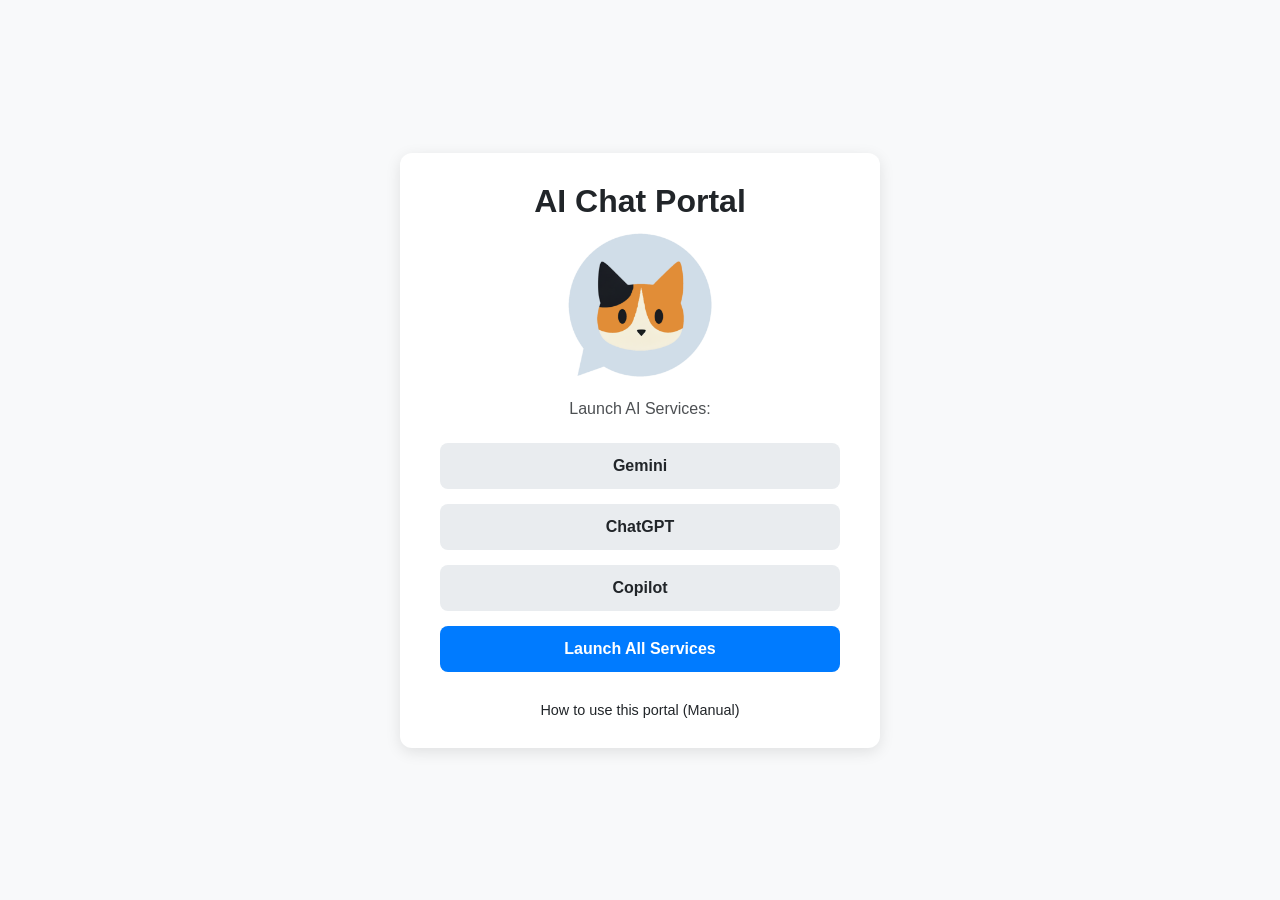
<file: AI_Chat/index.html>
<!DOCTYPE html>
<html lang="en">
<head>
  <meta charset="UTF-8">
  <meta name="viewport" content="width=device-width, initial-scale=1.0">
  <title>AI Chat Portal</title>
  <link rel="manifest" href="manifest.json">
  <link rel="stylesheet" href="home.css">
  <link rel="icon" type="image/ico" href="mike_512.ico">
</head>
<body>

  <div class="container">
    <h1>AI Chat Portal</h1>
    <img src="mike_512.ico" width="150px" title="Meow!" alt="Meow!">
    <p>Launch AI Services:</p>
    
    <div class="button-grid">
      <button onclick="window.open('bridge_gemini.html', '_blank')">Gemini</button>
      <button onclick="window.open('bridge_chatgpt.html', '_blank')">ChatGPT</button>
      <button onclick="window.open('bridge_copilot.html', '_blank')">Copilot</button>
      <button id="launchAll">Launch All Services</button>
    </div>

    <a href="manual.html" class="manual-link" target="_blank">How to use this portal (Manual)</a>

  </div>

  <script>
    document.getElementById('launchAll').addEventListener('click', () => {
      const bridges = [
        'bridge_gemini.html',
        'bridge_chatgpt.html',
        'bridge_copilot.html'
      ];
      bridges.forEach(url => window.open(url, '_blank'));
    });
  </script>

</body>
</html>
</file>
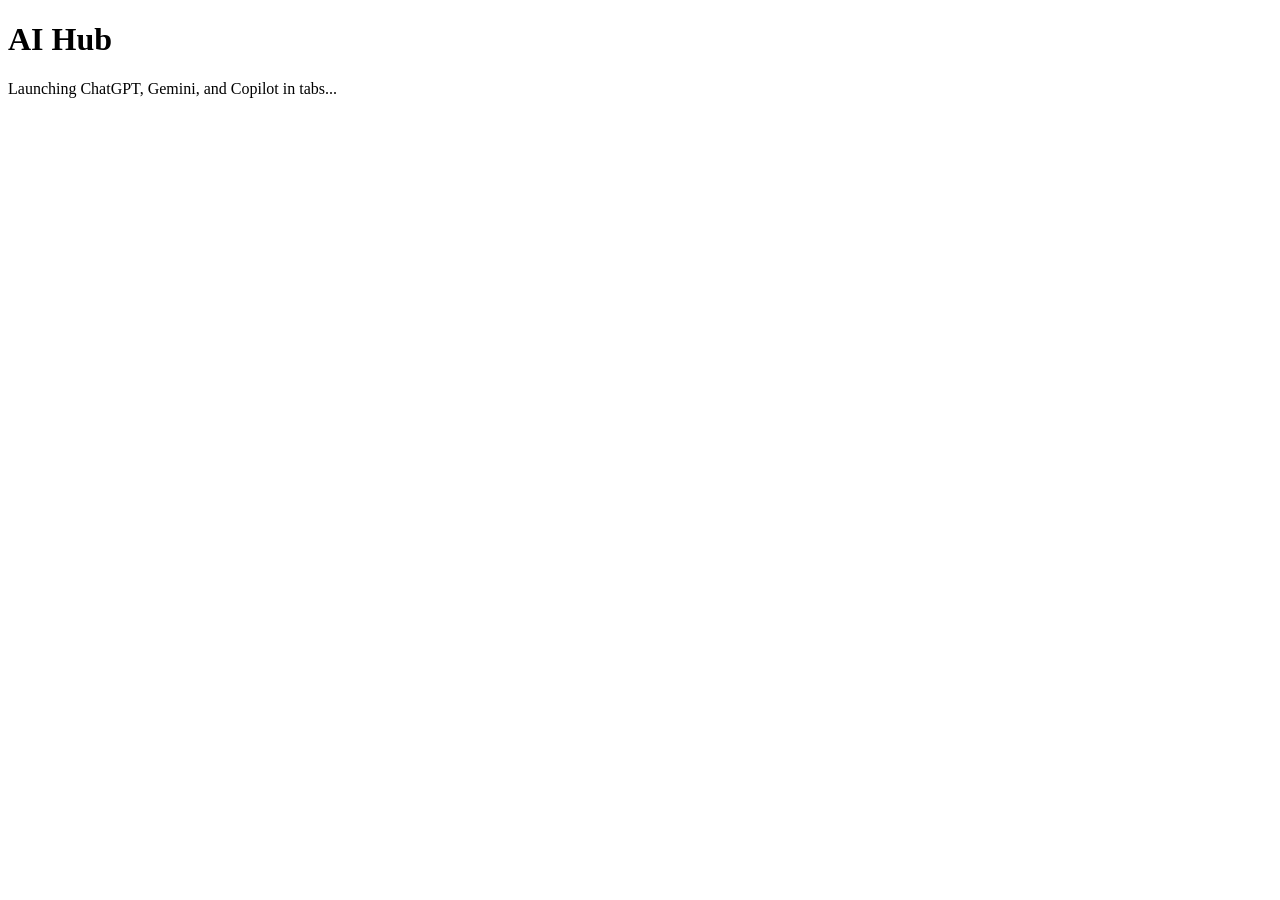
<file: AI_Chat.html>
<!DOCTYPE html>
<html lang="en">
<head>
  <meta charset="UTF-8">
  <title>AI Hub</title>
  <link rel="manifest" href="manifest.json">
  <script>
    // 起動時に各サービスをタブで開く
    window.addEventListener('DOMContentLoaded', () => {
      const urls = [
        "https://chatgpt.com/",
        "https://gemini.google.com/",
        "https://m365.cloud.microsoft/chat/"
      ];
      urls.forEach(url => window.open(url, "_blank"));
    });
  </script>
</head>
<body>
  <h1>AI Hub</h1>
  <p>Launching ChatGPT, Gemini, and Copilot in tabs...</p>
</body>
</html>
</file>
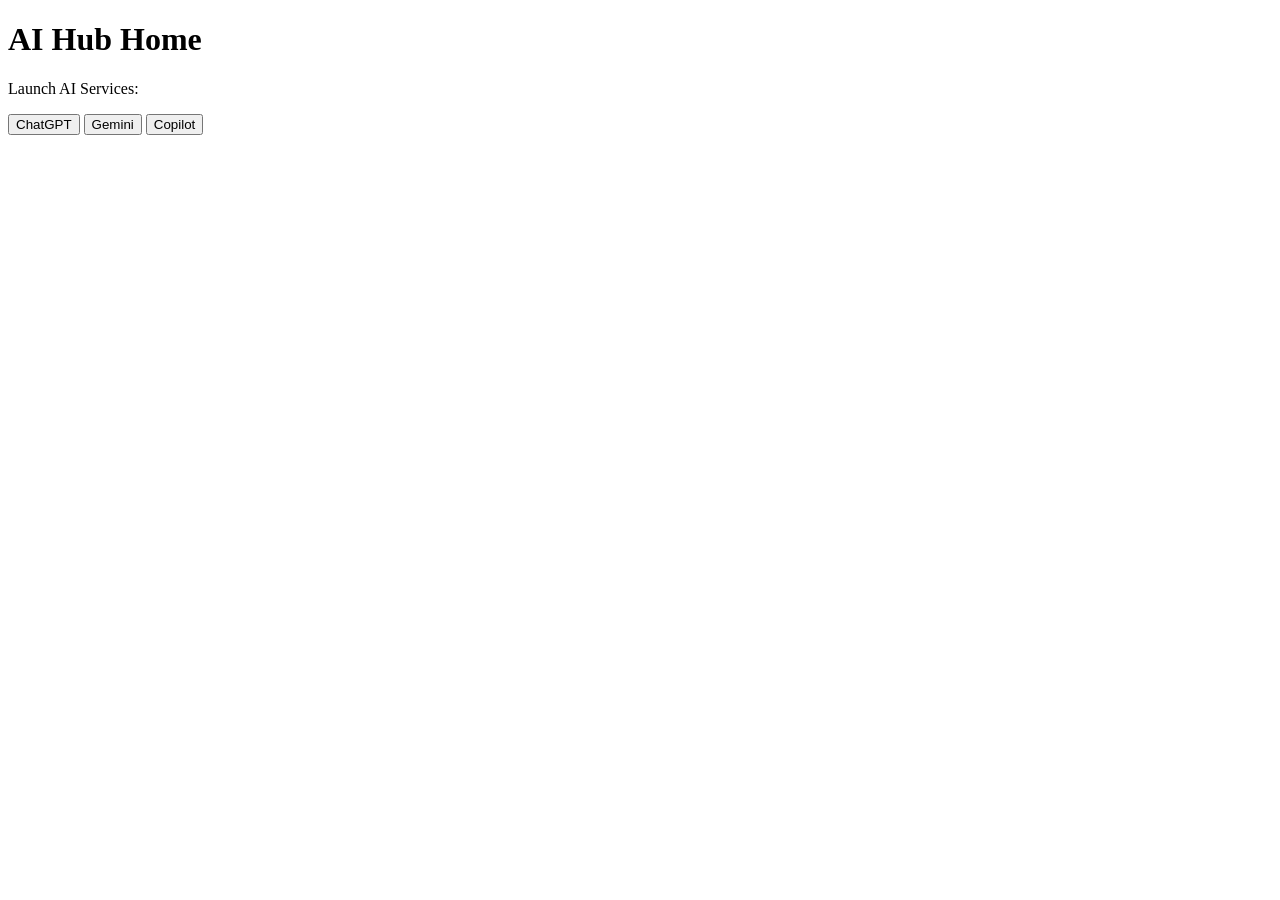
<file: AI_Chat/ai-chat-hub.html>
<!DOCTYPE html>
<html lang="en">
<head>
  <meta charset="UTF-8">
  <title>AI Hub</title>
  <link rel="manifest" href="manifest.json">
</head>
<body>
  <h1>AI Hub Home</h1>
  <p>Launch AI Services:</p>
  <button onclick="window.open('bridge_chatgpt.html', '_blank')">ChatGPT</button>
  <button onclick="window.open('bridge_gemini.html', '_blank')">Gemini</button>
  <button onclick="window.open('bridge_copilot.html', '_blank')">Copilot</button>
</body>
</html>
</file>
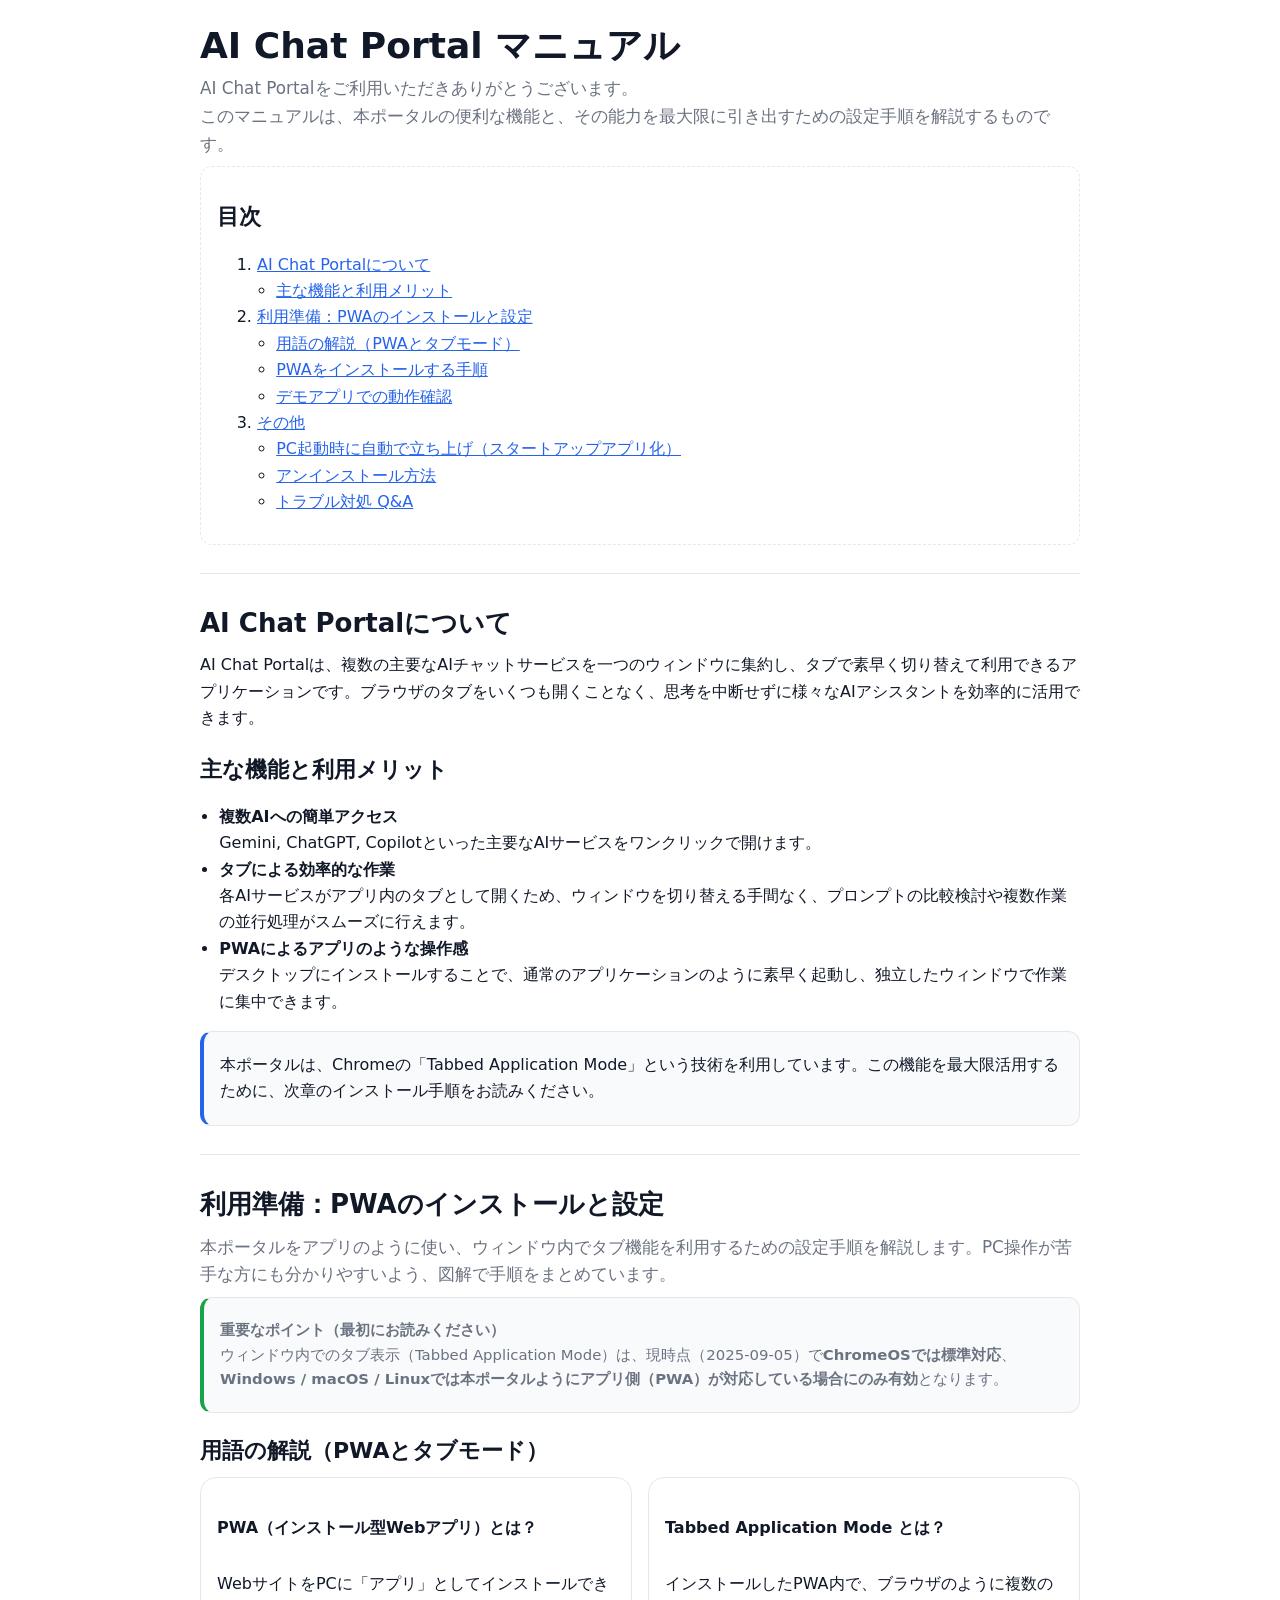
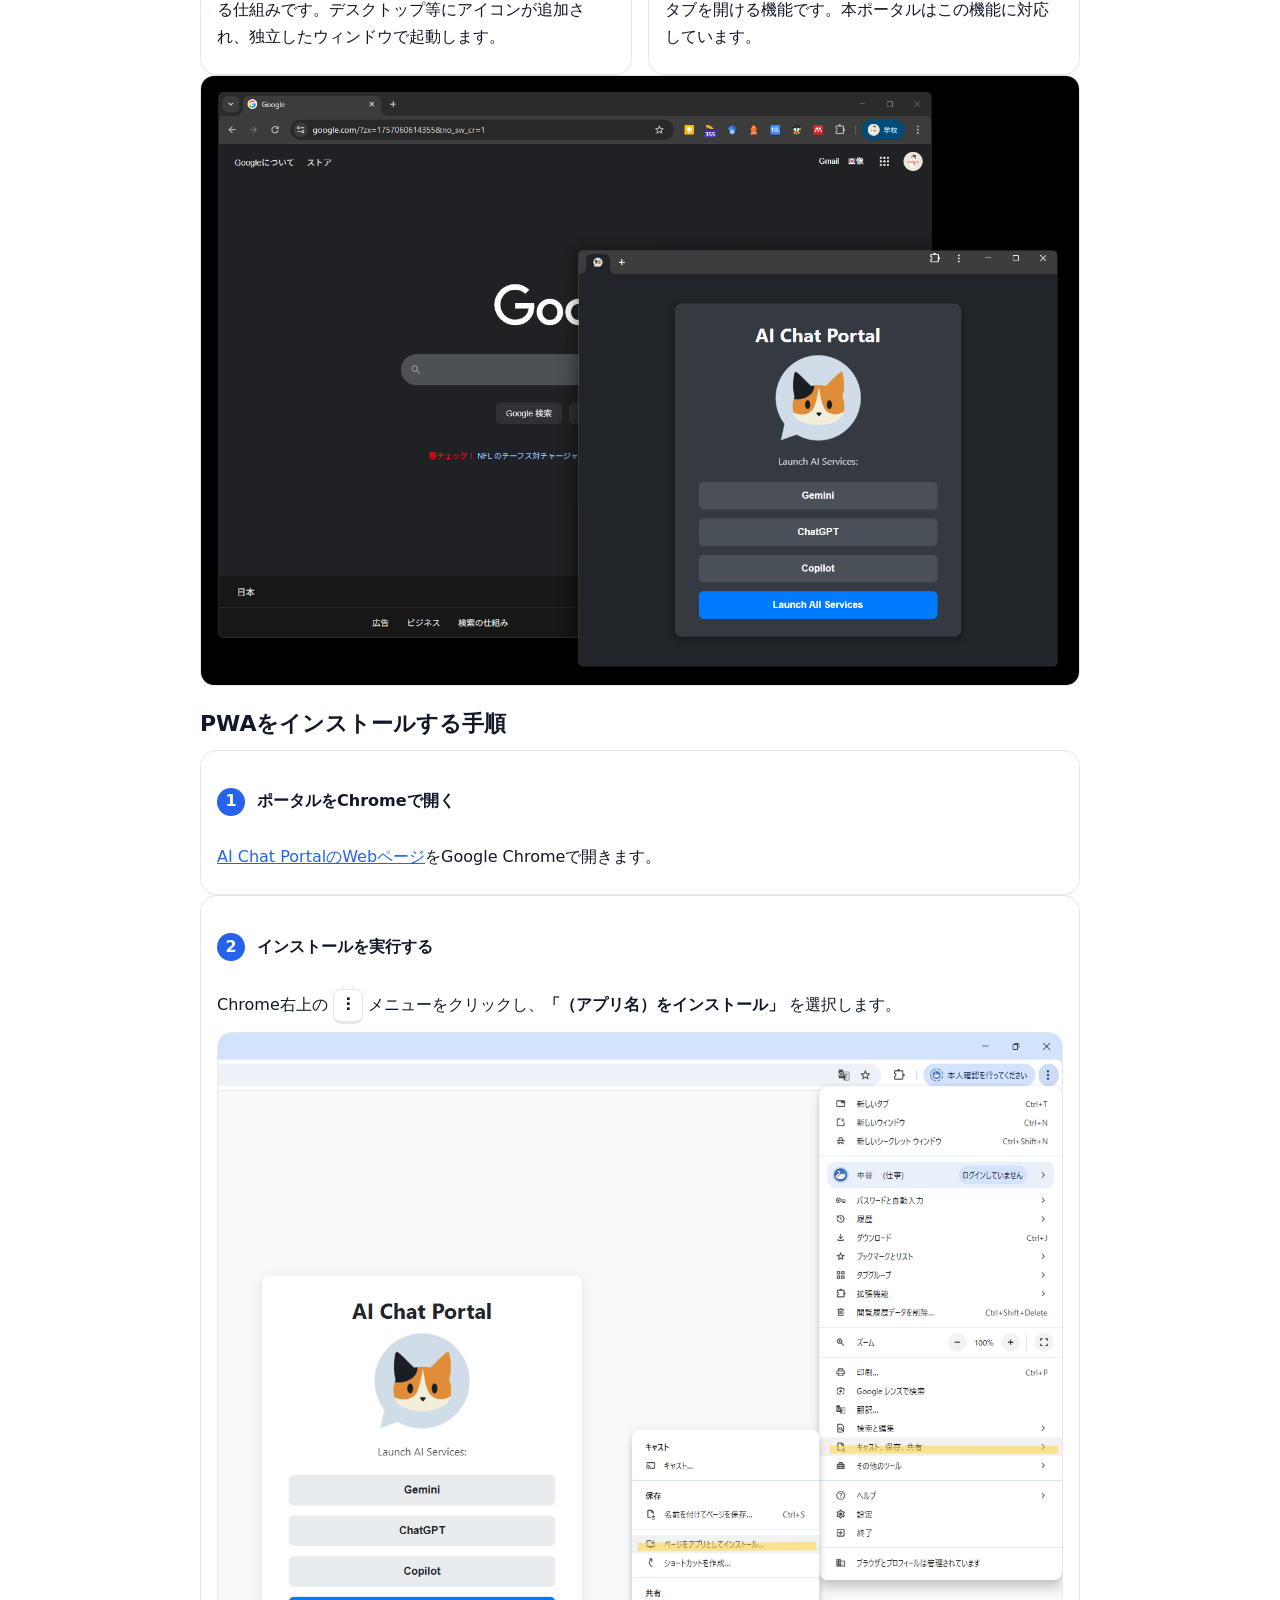
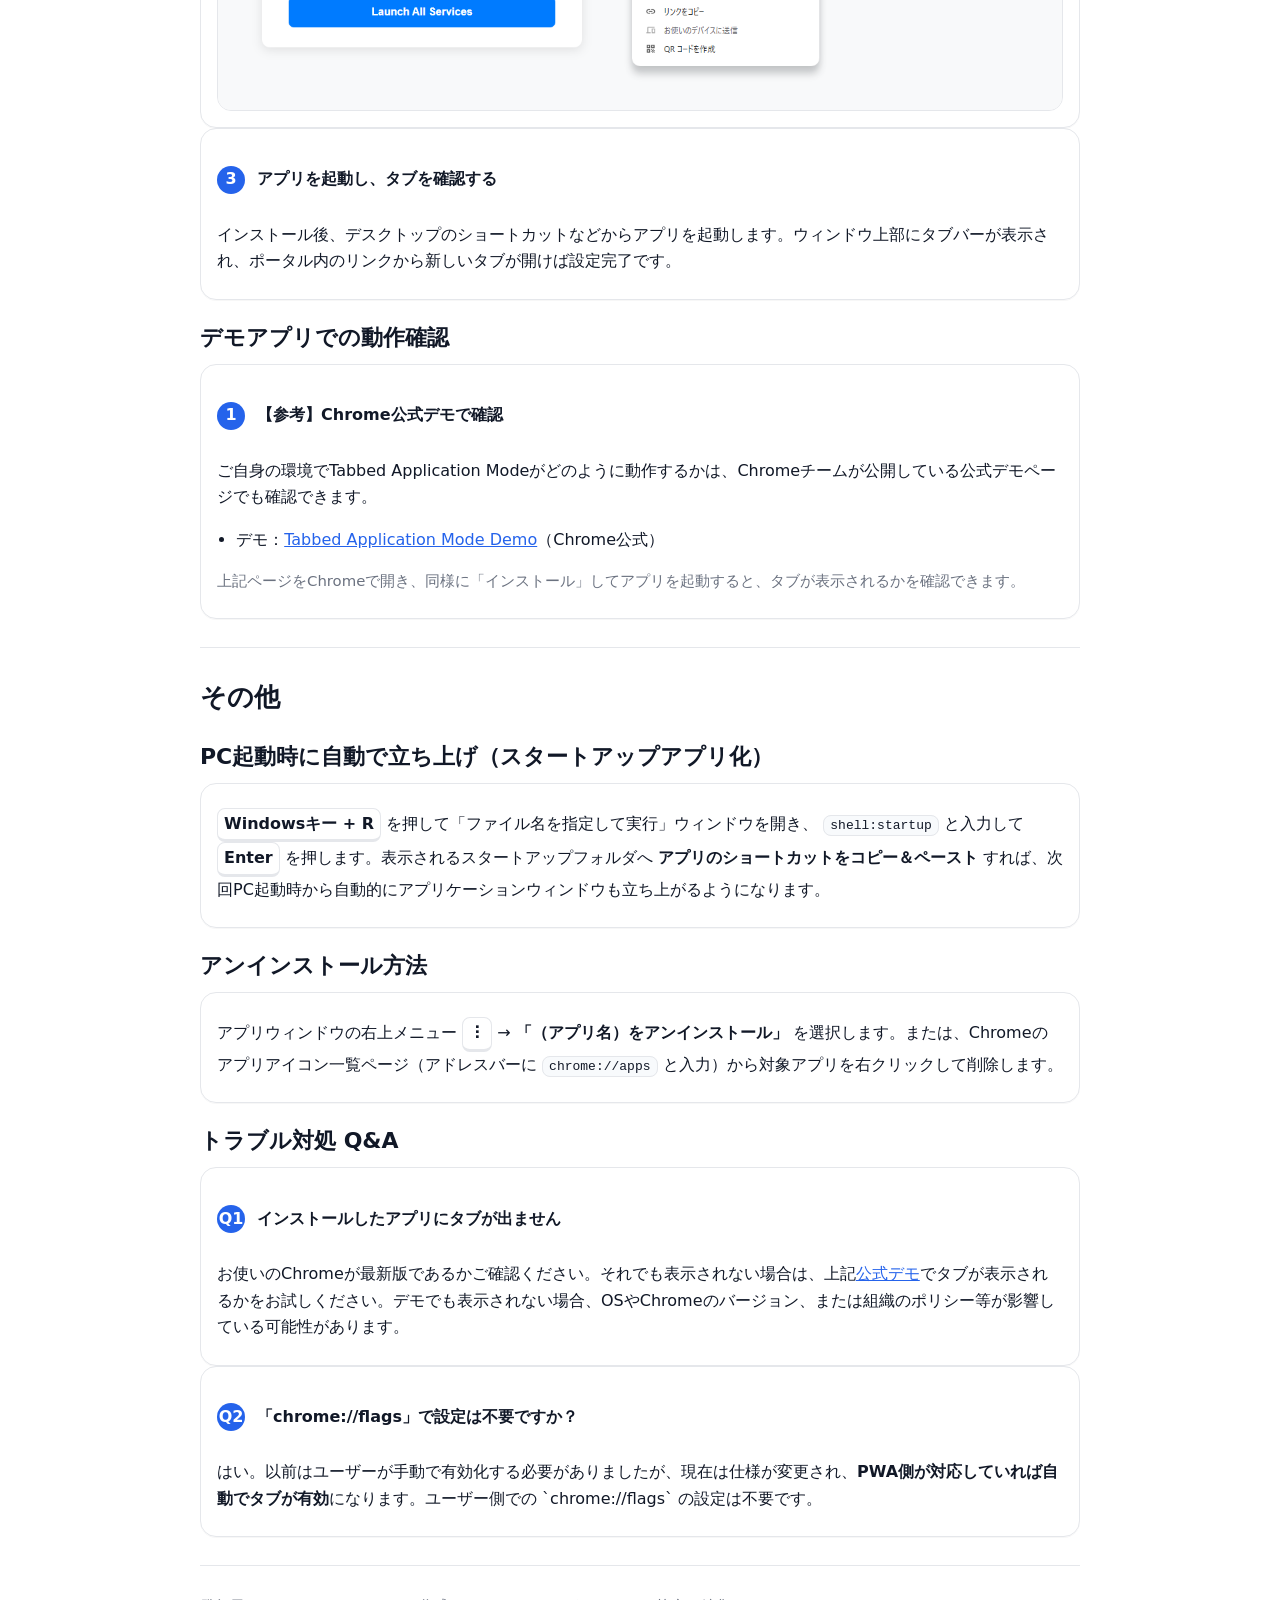
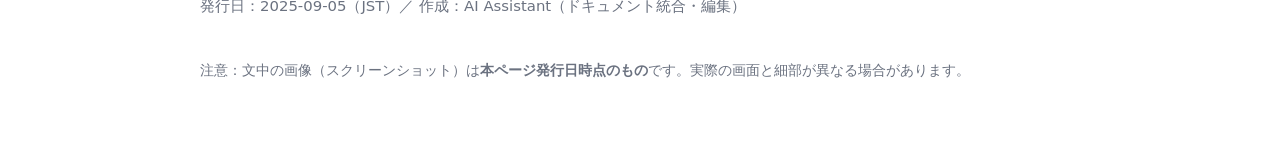
<file: AI_Chat/manual.html>
<!DOCTYPE html>
<html lang="ja">
<head>
  <meta charset="utf-8" />
  <meta name="viewport" content="width=device-width, initial-scale=1" />
  <title>AI Chat Portal マニュアル</title>
  <style>
  
    :root{
      --bg:#ffffff; --ink:#111827; --muted:#6b7280; --brand:#2563eb; --ok:#16a34a; --warn:#b45309; --border:#e5e7eb;
    }
    html,body{background:var(--bg); color:var(--ink); font-family: system-ui, -apple-system, Segoe UI, Roboto, "Helvetica Neue", Arial, "Noto Sans JP", "Hiragino Kaku Gothic ProN", Meiryo, sans-serif; line-height:1.65;}
    .wrap{max-width: 880px; margin: 24px auto 72px; padding: 0 16px;}
    h1{font-size: clamp(24px, 4vw, 36px); line-height:1.2; margin: 16px 0 8px;}
    h2{font-size: clamp(20px, 3.2vw, 26px); margin: 28px 0 8px;}
    h3{font-size: clamp(18px, 2.8vw, 22px); margin: 20px 0 8px;}
    p{margin: 8px 0;}
    .lead{font-size: 1.05rem; color: var(--muted); margin-bottom: 8px}
    .note{background:#f8fafc; border:1px solid var(--border); border-left: 4px solid var(--brand); padding:12px 16px; border-radius:12px;}
    .warn{border-left-color: var(--warn);}
    .ok{border-left-color: var(--ok);}
    .grid{display:grid; gap:16px;}
    .step{border:1px solid var(--border); border-radius:16px; padding:16px; box-shadow: 0 1px 0 rgb(0 0 0 / 0.03);} 
    .step > header{display:flex; align-items:center; gap:12px; margin-bottom:8px}
    .badge{display:inline-grid; place-items:center; width:28px; height:28px; border-radius:50%; background:var(--brand); color:#fff; font-weight:700;}
    .kbd{display:inline-block; border: 1px solid var(--border); border-bottom-width:3px; border-radius:8px; padding:2px 6px; font-weight:600; background:#fff;}
    .illus{background:#fff; border:1px solid var(--border); border-radius:14px; overflow:hidden;}
    /* ▼ 編集点：imgタグ用のスタイルを追加 ▼ */
    .illus svg, .illus img{width:100%; height:auto; display:block;}
    .small{font-size: .93rem; color: var(--muted)}
    .toc{border:1px dashed var(--border); border-radius:12px; padding:12px 16px;}
    a{color:var(--brand);}
    ul{padding-left: 1.2em}
    code{background:#f8fafc; padding:2px 6px; border:1px solid var(--border); border-radius:8px}
    hr{border:none; border-top:1px solid var(--border); margin: 28px 0}
    .footer{margin-top:40px; font-size:.9rem; color:var(--muted)}
    @media print{
      body{background:#fff}
      .wrap{max-width: 100%; margin:0; padding:0}
      a[href]::after{content:" (" attr(href) ")"; font-size: .9em; color:#374151}
      .step{break-inside: avoid}
      .toc{page-break-inside: avoid}
      .footer{page-break-inside: avoid}
    }
  
  
  @media (prefers-color-scheme: dark) {
    :root {
      --bg:#111827; --ink:#f9fafb; --muted:#d1d5db; --brand:#3b82f6;
      --ok:#22c55e; --warn:#f59e0b; --border:#374151;
    }
    body { background: var(--bg); color: var(--ink); }
    .step, .note, .illus, .toc { background-color:#1f2937; border-color:var(--border); }
    code, .kbd { background:#1e293b; border-color:var(--border); color:var(--ink); }
    a { color:#60a5fa; }
  }

</style>
</head>
<body>
  <div class="wrap">
    <h1>AI Chat Portal マニュアル</h1>
    <p class="lead">AI Chat Portalをご利用いただきありがとうございます。<br>
      このマニュアルは、本ポータルの便利な機能と、その能力を最大限に引き出すための設定手順を解説するものです。
    </p>

    <div class="toc">
      <h3>目次</h3>
      <ol>
        <li><a href="#about">AI Chat Portalについて</a>
          <ul>
            <li><a href="#features">主な機能と利用メリット</a></li>
          </ul>
        </li>
        <li><a href="#setup">利用準備：PWAのインストールと設定</a>
          <ul>
            <li><a href="#terms">用語の解説（PWAとタブモード）</a></li>
            <li><a href="#install-pwa">PWAをインストールする手順</a></li>
            <li><a href="#demo">デモアプリでの動作確認</a></li>
          </ul>
        </li>
        <li><a href="#misc">その他</a>
          <ul>
            <li><a href="#startup">PC起動時に自動で立ち上げ（スタートアップアプリ化）</a></li>
            <li><a href="#uninstall">アンインストール方法</a></li>
            <li><a href="#faq">トラブル対処 Q&A</a></li>
          </ul>
        </li>
      </ol>
    </div>

    <hr/>

    <section id="about">
      <h2>AI Chat Portalについて</h2>
      <p>AI Chat Portalは、複数の主要なAIチャットサービスを一つのウィンドウに集約し、タブで素早く切り替えて利用できるアプリケーションです。ブラウザのタブをいくつも開くことなく、思考を中断せずに様々なAIアシスタントを効率的に活用できます。</p>
      
      <h3 id="features">主な機能と利用メリット</h3>
      <ul>
        <li><strong>複数AIへの簡単アクセス</strong><br>
          Gemini, ChatGPT, Copilotといった主要なAIサービスをワンクリックで開けます。
        </li>
        <li><strong>タブによる効率的な作業</strong><br>
          各AIサービスがアプリ内のタブとして開くため、ウィンドウを切り替える手間なく、プロンプトの比較検討や複数作業の並行処理がスムーズに行えます。
        </li>
        <li><strong>PWAによるアプリのような操作感</strong><br>
          デスクトップにインストールすることで、通常のアプリケーションのように素早く起動し、独立したウィンドウで作業に集中できます。
        </li>
      </ul>
      <div class="note">
        <p>本ポータルは、Chromeの「Tabbed Application Mode」という技術を利用しています。この機能を最大限活用するために、次章のインストール手順をお読みください。</p>
      </div>
    </section>

    <hr/>

    <section id="setup">
    <h2>利用準備：PWAのインストールと設定</h2>
    <p class="lead">本ポータルをアプリのように使い、ウィンドウ内でタブ機能を利用するための設定手順を解説します。PC操作が苦手な方にも分かりやすいよう、図解で手順をまとめています。</p>
    
    <div class="note ok small">
      <p><strong>重要なポイント（最初にお読みください）</strong><br>
        ウィンドウ内でのタブ表示（Tabbed Application Mode）は、現時点（2025-09-05）で<strong>ChromeOSでは標準対応</strong>、<strong>Windows / macOS / Linuxでは本ポータルようにアプリ側（PWA）が対応している場合にのみ有効</strong>となります。</p>
    </div>

    <h3 id="terms">用語の解説（PWAとタブモード）</h3>
    <div class="grid" style="grid-template-columns: repeat(auto-fit, minmax(320px, 1fr));">
      <div class="step">
        <header><h4>PWA（インストール型Webアプリ）とは？</h4></header>
        <p>WebサイトをPCに「アプリ」としてインストールできる仕組みです。デスクトップ等にアイコンが追加され、独立したウィンドウで起動します。</p>
      </div>
      <div class="step">
        <header><h4>Tabbed Application Mode とは？</h4></header>
        <p>インストールしたPWA内で、ブラウザのように複数のタブを開ける機能です。本ポータルはこの機能に対応しています。</p>
      </div>
    </div>
    
    <div class="illus">
      <img src="screenshot1.png" alt="PWA window sample">
    </div>

    <h3 id="install-pwa">PWAをインストールする手順</h3>
    <div class="step">
      <header><span class="badge">1</span><h4>ポータルをChromeで開く</h4></header>
      <p><a href="https://nakatanin.github.io/mypage/AI_Chat/">AI Chat PortalのWebページ</a>をGoogle Chromeで開きます。</p>
    </div>
    <div class="step">
      <header><span class="badge">2</span><h4>インストールを実行する</h4></header>
      <p>Chrome右上の <span class="kbd">︙</span> メニューをクリックし、<strong>「（アプリ名）をインストール」</strong> を選択します。</p>
      <div class="illus">
        <img src="screenshot2.png" alt="Install PAW for Chrome">
      </div>
    </div>
    <div class="step">
      <header><span class="badge">3</span><h4>アプリを起動し、タブを確認する</h4></header>
      <p>インストール後、デスクトップのショートカットなどからアプリを起動します。ウィンドウ上部にタブバーが表示され、ポータル内のリンクから新しいタブが開けば設定完了です。</p>
    </div>

    <h3 id="demo">デモアプリでの動作確認</h3>
    <div class="step">
      <header><span class="badge">1</span><h4>【参考】Chrome公式デモで確認</h4></header>
      <p>ご自身の環境でTabbed Application Modeがどのように動作するかは、Chromeチームが公開している公式デモページでも確認できます。</p>
      <ul>
        <li>デモ：<a href="https://googlechrome.github.io/samples/tabbed-application-mode/">Tabbed Application Mode Demo</a>（Chrome公式）</li>
      </ul>
      <p class="small">上記ページをChromeで開き、同様に「インストール」してアプリを起動すると、タブが表示されるかを確認できます。</p>
    </div>
    </section>

    <hr/>

    <section id="misc">
    <h2>その他</h2>
    <h3 id="startup">PC起動時に自動で立ち上げ（スタートアップアプリ化）</h3>
    <div class="step">
      <p><span class="kbd">Windowsキー + R</span> を押して「ファイル名を指定して実行」ウィンドウを開き、 <code>shell:startup</code> と入力して <span class="kbd">Enter</span> を押します。表示されるスタートアップフォルダへ <strong>アプリのショートカットをコピー＆ペースト</strong> すれば、次回PC起動時から自動的にアプリケーションウィンドウも立ち上がるようになります。</p>
    </div>

    <h3 id="uninstall">アンインストール方法</h3>
    <div class="step">
      <p>アプリウィンドウの右上メニュー <span class="kbd">︙</span> → <strong>「（アプリ名）をアンインストール」</strong> を選択します。または、Chromeのアプリアイコン一覧ページ（アドレスバーに <code>chrome://apps</code> と入力）から対象アプリを右クリックして削除します。</p>
    </div>

    <h3 id="faq">トラブル対処 Q&A</h3>
    <div class="step">
      <header><span class="badge">Q1</span><h4>インストールしたアプリにタブが出ません</h4></header>
      <p>お使いのChromeが最新版であるかご確認ください。それでも表示されない場合は、上記<a href="#demo">公式デモ</a>でタブが表示されるかをお試しください。デモでも表示されない場合、OSやChromeのバージョン、または組織のポリシー等が影響している可能性があります。</p>
    </div>
    <div class="step">
      <header><span class="badge">Q2</span><h4>「chrome://flags」で設定は不要ですか？</h4></header>
      <p>はい。以前はユーザーが手動で有効化する必要がありましたが、現在は仕様が変更され、<strong>PWA側が対応していれば自動でタブが有効</strong>になります。ユーザー側での `chrome://flags` の設定は不要です。</p>
    </div>
    </section>

    <hr/>
    <p class="small">発行日：2025-09-05（JST）／ 作成：AI Assistant（ドキュメント統合・編集）</p>
    <div class="footer small">
      <p>注意：文中の画像（スクリーンショット）は<strong>本ページ発行日時点のもの</strong>です。実際の画面と細部が異なる場合があります。</p>
    </div>
  </div>
</body>
</html>
</file>
<file: AI_Chat/home.css>
/* --- CSS変数（カラーテーマ）の定義 --- */
:root {
  --bg-color: #f8f9fa;      /* ライトモードの背景色 */
  --text-color: #212529;    /* ライトモードの文字色 */
  --card-bg: #ffffff;       /* カードの背景色 */
  --card-shadow: rgba(0, 0, 0, 0.1);
  --button-bg: #e9ecef;      /* 通常ボタンの背景色 */
  --button-hover-bg: #dee2e6;
  --primary-button-bg: #007bff; /* 強調ボタンの背景色 */
  --primary-button-text: #ffffff;
  --primary-button-hover-bg: #0056b3;
}

@media (prefers-color-scheme: dark) {
  :root {
    --bg-color: #212529;      /* ダークモードの背景色 */
    --text-color: #f8f9fa;    /* ダークモードの文字色 */
    --card-bg: #343a40;       /* カードの背景色 */
    --card-shadow: rgba(0, 0, 0, 0.4);
    --button-bg: #495057;      /* 通常ボタンの背景色 */
    --button-hover-bg: #6c757d;
  }
}

/* --- 全体のレイアウト --- */
body {
  background: var(--bg-color);
  color: var(--text-color);
  font-family: -apple-system, BlinkMacSystemFont, "Segoe UI", Roboto, "Helvetica Neue", Arial, sans-serif;
  margin: 0;
  padding: 20px;
  display: flex;
  justify-content: center;
  align-items: center;
  min-height: 100vh;
  box-sizing: border-box;
}

/* --- コンテンツをまとめるカード --- */
.container {
  background: var(--card-bg);
  padding: 30px 40px;
  border-radius: 12px;
  box-shadow: 0 4px 15px var(--card-shadow);
  text-align: center;
  max-width: 400px;
  width: 100%;
}

h1 {
  margin-top: 0;
  margin-bottom: 10px;
  font-size: 2rem;
}

p {
  margin-bottom: 25px;
  opacity: 0.8;
}

/* --- ボタンのグループ --- */
.button-grid {
  display: grid;
  gap: 15px; /* ボタン間の余白 */
}

/* --- ボタン共通スタイル --- */
button {
  background-color: var(--button-bg);
  color: var(--text-color);
  border: none;
  border-radius: 8px;
  padding: 14px 20px;
  font-size: 1rem;
  font-weight: 600;
  cursor: pointer;
  transition: background-color 0.2s ease, transform 0.1s ease;
  width: 100%;
}

button:hover {
  background-color: var(--button-hover-bg);
}

button:active {
  transform: scale(0.98); /* クリック時に少し縮むエフェクト */
}

/* --- "Launch All" ボタンの特別スタイル --- */
#launchAll {
  background-color: var(--primary-button-bg);
  color: var(--primary-button-text);
}

#launchAll:hover {
  background-color: var(--primary-button-hover-bg);
}

/* --- Link to Manual --- */
.manual-link {
  display: block;
  margin-top: 30px; /* ボタンとの余白を調整 */
  color: var(--muted);
  text-decoration: none;
  font-size: 0.9rem;
  transition: color 0.2s ease;
}

.manual-link:hover {
  color: var(--brand);
  text-decoration: underline;
}
</file>
